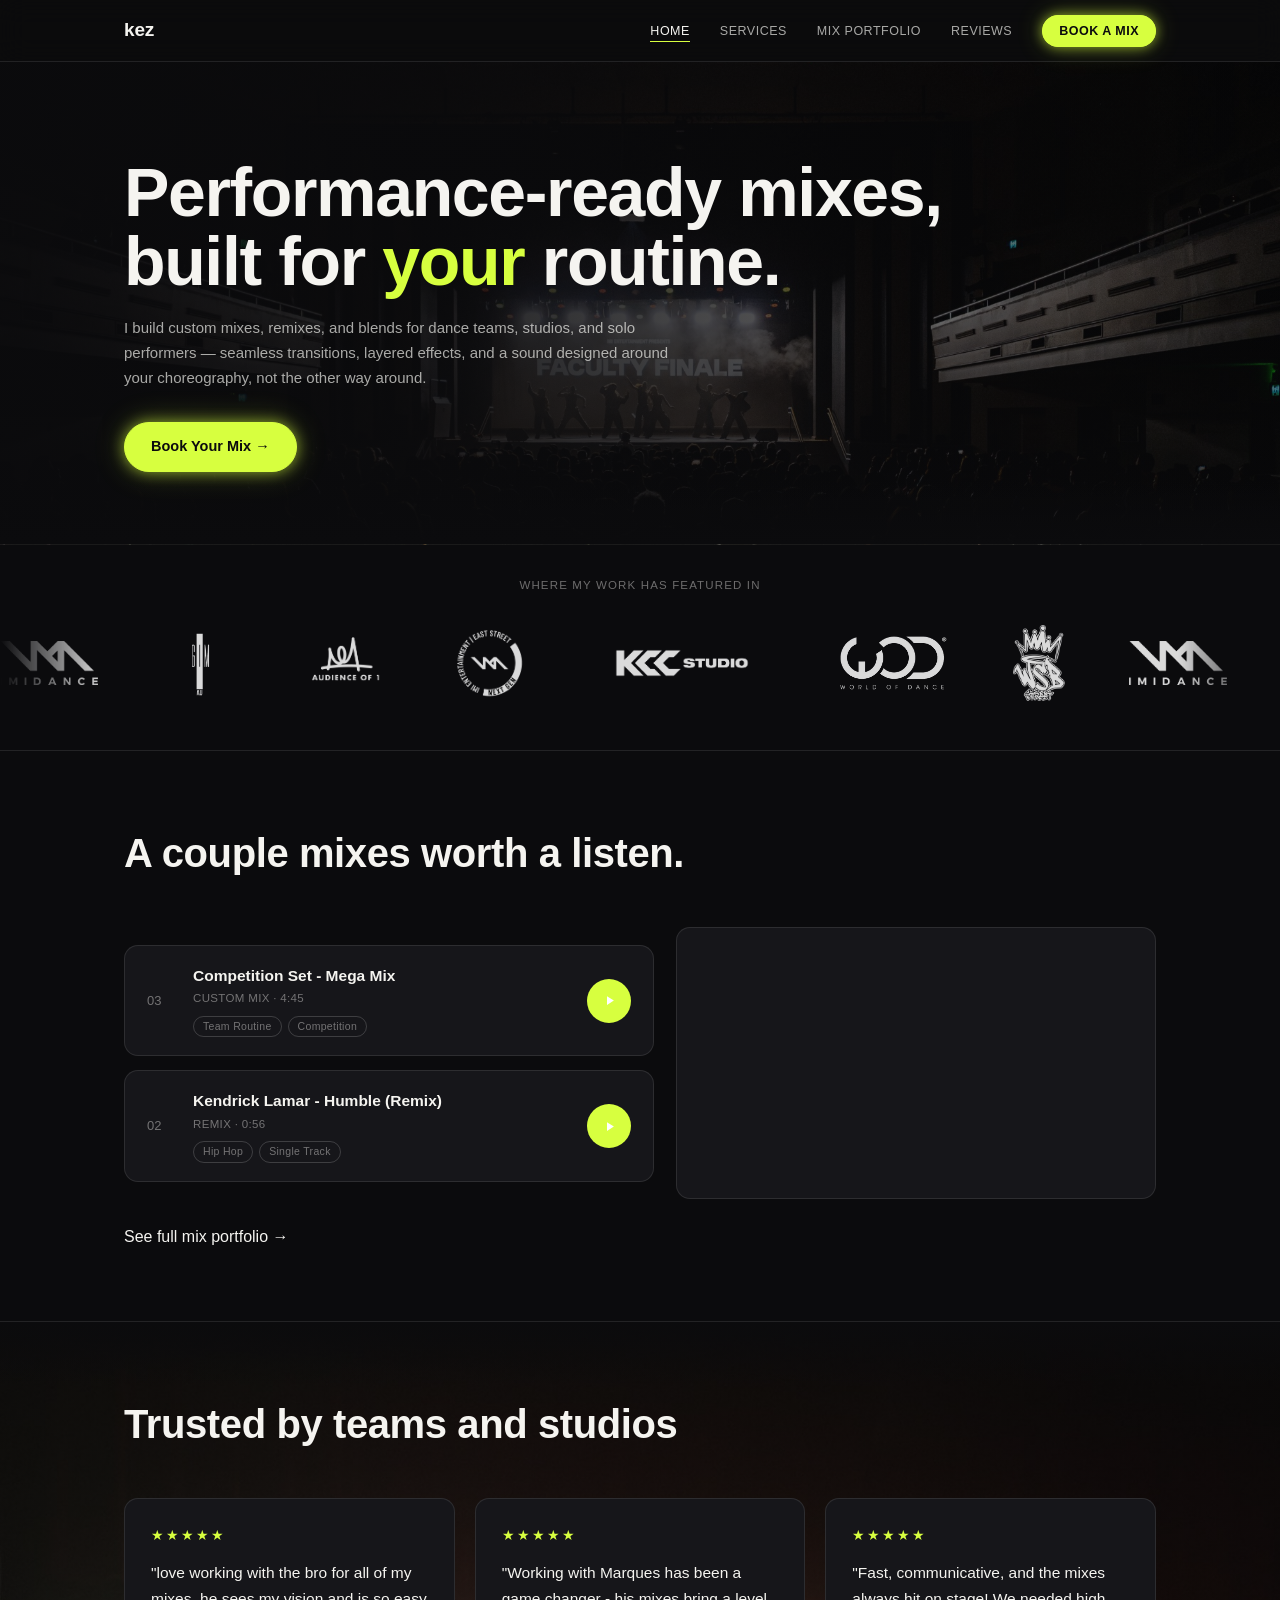
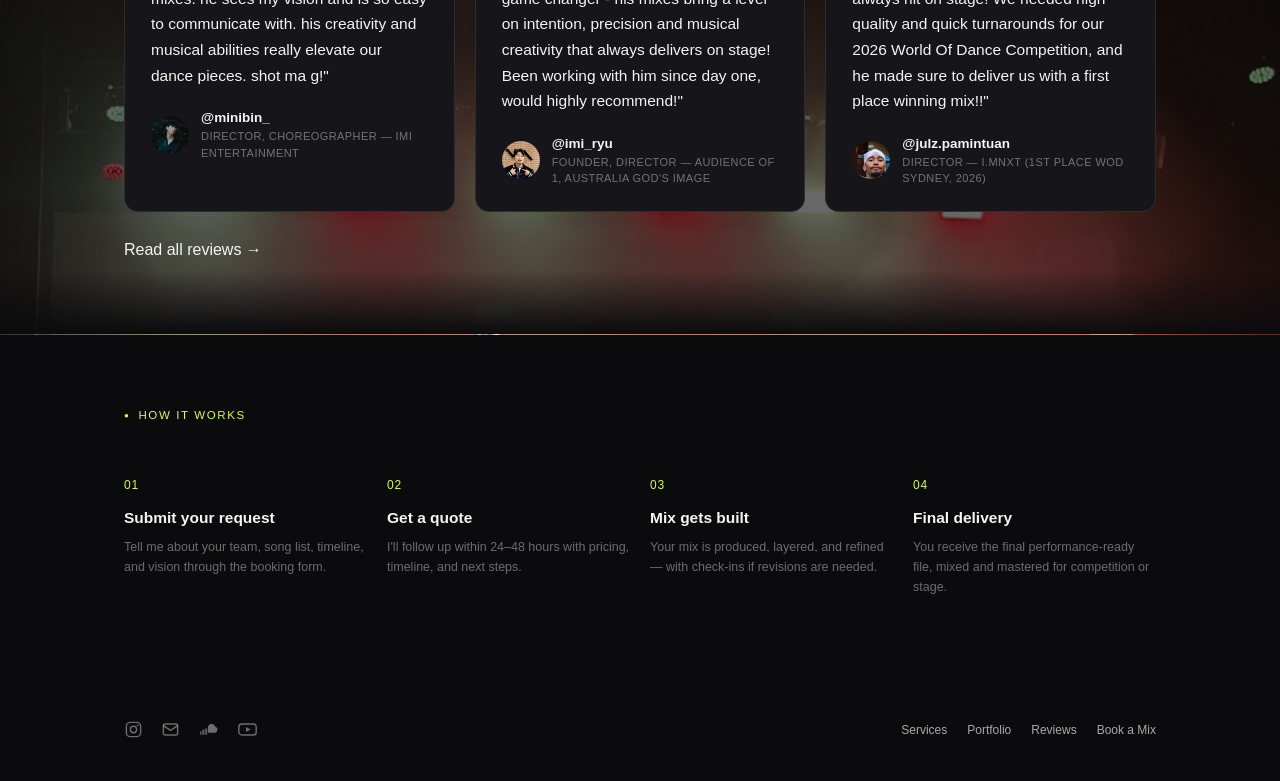
<file: kez-mp3/index.html>
<!DOCTYPE html>
<html lang="en">
<head>
<meta charset="UTF-8">
<meta name="viewport" content="width=device-width, initial-scale=1.0">
<title>kez.mp3 — Custom Dance Mixes</title>
<meta name="description" content="Custom dance mixes, remixes, and blends for teams, studios, and performers. Book your mix and get a performance-ready track built to your vision.">
<link rel="stylesheet" href="assets/css/style.css?v=32">
</head>
<body>

<div id="page-content">

<header class="site-header">
  <nav class="nav">
    <a href="index.html" class="brand">kez</a>
    <ul class="nav-links">
      <li><a href="index.html" class="active">Home</a></li>
      <li><a href="services.html">Services</a></li>
      <li><a href="portfolio.html">Mix Portfolio</a></li>
      <li><a href="reviews.html">Reviews</a></li>
      <li><a href="book.html" class="nav-cta">Book a Mix</a></li>
    </ul>
    <button class="nav-toggle" aria-label="Toggle menu">☰</button>
  </nav>
</header>

<section class="hero hero-photo">
  <div class="wrap">
    <h1 class="home-title">Performance-ready mixes,<br>built for <em>your</em> routine.</h1>
    <p class="hero-sub">
      I build custom mixes, remixes, and blends for dance teams, studios, and solo performers —
      seamless transitions, layered effects, and a sound designed around your choreography, not the other way around.
    </p>
    <div class="hero-actions">
      <a href="book.html" class="btn btn-primary btn-glow">Book Your Mix →</a>
    </div>
  </div>
</section>

<section class="logo-strip-section">
  <div class="wrap">
    <p class="logo-strip-label">Where my work has featured in</p>
  </div>
  <div class="logo-marquee">
    <div class="logo-track">
      <img class="logo-item logo-sm" src="assets/img/logos/imidance.png" alt="IMIDANCE">
      <img class="logo-item logo-lg" src="assets/img/logos/gim-au-white.png" alt="GIM AU">
      <img class="logo-item logo-xl" src="assets/img/logos/audience-of-1-white.png" alt="Audience of 1">
      <img class="logo-item logo-lg" src="assets/img/logos/imi-nextgen-white.png" alt="IMI Entertainment | East Street Next Gen">
      <img class="logo-item logo-lg" src="assets/img/logos/kcc-studio.png" alt="KCC Studio">
      <img class="logo-item" src="assets/img/logos/world-of-dance.png" alt="World of Dance">
      <img class="logo-item logo-lg" src="assets/img/logos/wsb-street-white.png" alt="WSB Street">
      <img class="logo-item logo-sm" src="assets/img/logos/imidance.png" alt="IMIDANCE">
      <img class="logo-item logo-lg" src="assets/img/logos/gim-au-white.png" alt="GIM AU">
      <img class="logo-item logo-xl" src="assets/img/logos/audience-of-1-white.png" alt="Audience of 1">
      <img class="logo-item logo-lg" src="assets/img/logos/imi-nextgen-white.png" alt="IMI Entertainment | East Street Next Gen">
      <img class="logo-item logo-lg" src="assets/img/logos/kcc-studio.png" alt="KCC Studio">
      <img class="logo-item" src="assets/img/logos/world-of-dance.png" alt="World of Dance">
      <img class="logo-item logo-lg" src="assets/img/logos/wsb-street-white.png" alt="WSB Street">
    </div>
  </div>
</section>

<section class="mix-highlights">
  <div class="wrap">
    <div class="section-head">
      <h2>A couple mixes worth a listen.</h2>
    </div>
    <div class="mix-highlights-grid">
      <div class="mix-highlights-tracks">
        <div class="track">
          <div class="tnum">03</div>
          <div class="tmeta">
            <h4>Competition Set - Mega Mix</h4>
            <p>Custom Mix · 4:45</p>
            <div class="tags"><span>Team Routine</span><span>Competition</span></div>
          </div>
          <button class="play-btn" data-track-index="2" aria-label="Play Competition Set - Mega Mix"></button>
        </div>
        <div class="track">
          <div class="tnum">02</div>
          <div class="tmeta">
            <h4>Kendrick Lamar - Humble (Remix)</h4>
            <p>Remix · 0:56</p>
            <div class="tags"><span>Hip Hop</span><span>Single Track</span></div>
          </div>
          <button class="play-btn" data-track-index="1" aria-label="Play Kendrick Lamar - Humble (Remix)"></button>
        </div>
      </div>
      <div class="mix-highlights-video">
        <div class="video-frame">
          <iframe src="https://www.youtube.com/embed/PeiGVI0VHY0" title="kez.mp3 video preview" allow="accelerometer; autoplay; clipboard-write; encrypted-media; gyroscope; picture-in-picture" allowfullscreen loading="lazy"></iframe>
        </div>
      </div>
    </div>
    <div class="reviews-more"><a href="portfolio.html" class="qgo">See full mix portfolio →</a></div>
  </div>
</section>

<section class="reviews-photo">
  <div class="wrap">
    <div class="section-head">
      <h2>Trusted by teams and studios</h2>
    </div>
    <div class="review-grid review-grid-3">
      <div class="review-card">
        <div class="review-stars">★★★★★</div>
        <p class="review-quote">"love working with the bro for all of my mixes. he sees my vision and is so easy to communicate with. his creativity and musical abilities really elevate our dance pieces. shot ma g!"</p>
        <div class="review-who">
          <div class="review-avatar"><img src="assets/img/avatars/minibin.jpg" alt="@minibin_"></div>
          <div>
            <div class="review-name"><a href="https://www.instagram.com/minibin_/?hl=en" target="_blank" rel="noopener">@minibin_</a></div>
            <div class="review-loc">Director, Choreographer — IMI Entertainment</div>
          </div>
        </div>
      </div>
      <div class="review-card">
        <div class="review-stars">★★★★★</div>
        <p class="review-quote">"Working with Marques has been a game changer - his mixes bring a level on intention, precision and musical creativity that always delivers on stage! Been working with him since day one, would highly recommend!"</p>
        <div class="review-who">
          <div class="review-avatar"><img src="assets/img/avatars/imiryu.jpg" alt="@imi_ryu"></div>
          <div>
            <div class="review-name"><a href="https://www.instagram.com/imi_ryu/" target="_blank" rel="noopener">@imi_ryu</a></div>
            <div class="review-loc">Founder, Director — Audience of 1, Australia God's Image</div>
          </div>
        </div>
      </div>
      <div class="review-card">
        <div class="review-stars">★★★★★</div>
        <p class="review-quote">"Fast, communicative, and the mixes always hit on stage! We needed high quality and quick turnarounds for our 2026 World Of Dance Competition, and he made sure to deliver us with a first place winning mix!!"</p>
        <div class="review-who">
          <div class="review-avatar"><img src="assets/img/avatars/julz.jpg" alt="@julz.pamintuan"></div>
          <div>
            <div class="review-name"><a href="https://www.instagram.com/julz.pamintuan/" target="_blank" rel="noopener">@julz.pamintuan</a></div>
            <div class="review-loc">Director — I.MNXT (1st Place WOD Sydney, 2026)</div>
          </div>
        </div>
      </div>
    </div>
    <div class="reviews-more"><a href="reviews.html" class="qgo">Read all reviews →</a></div>
  </div>
</section>

<section>
  <div class="wrap">
    <div class="section-head">
      <div class="eyebrow">How it works</div>
    </div>
    <div class="steps">
      <div class="step">
        <h4>Submit your request</h4>
        <p>Tell me about your team, song list, timeline, and vision through the booking form.</p>
      </div>
      <div class="step">
        <h4>Get a quote</h4>
        <p>I'll follow up within 24–48 hours with pricing, timeline, and next steps.</p>
      </div>
      <div class="step">
        <h4>Mix gets built</h4>
        <p>Your mix is produced, layered, and refined — with check-ins if revisions are needed.</p>
      </div>
      <div class="step">
        <h4>Final delivery</h4>
        <p>You receive the final performance-ready file, mixed and mastered for competition or stage.</p>
      </div>
    </div>
  </div>
</section>

<footer class="site-footer">
  <div class="wrap footer-row">
    <div class="footer-socials">
      <a href="https://www.instagram.com/marques_wooruiz/" target="_blank" rel="noopener" aria-label="Instagram"><svg viewBox="0 0 24 24" width="19" height="19" fill="none" stroke="currentColor" stroke-width="1.8"><rect x="3" y="3" width="18" height="18" rx="5"/><circle cx="12" cy="12" r="4"/><circle cx="17.3" cy="6.7" r="1.1" fill="currentColor" stroke="none"/></svg></a>
      <a href="mailto:marqueswooruiz@gmail.com" aria-label="Email"><svg viewBox="0 0 24 24" width="19" height="19" fill="none" stroke="currentColor" stroke-width="1.8"><rect x="3" y="5" width="18" height="14" rx="2"/><path d="M3 7l9 6 9-6"/></svg></a>
      <a href="https://soundcloud.com/kezzzzzzzz" target="_blank" rel="noopener" aria-label="SoundCloud"><svg viewBox="0 0 24 24" width="21" height="19" fill="currentColor"><path d="M1.5 14.5h1.2v4H1.5zM3.4 12.8h1.2v5.7H3.4zM5.3 11.8h1.2v6.7H5.3zM7.2 11h1.2v7.5H7.2zM9.1 10.4h1.2v8.1H9.1z"/><path d="M11.3 9c.4-2.7 2.7-4.4 5.2-4.1 2 .2 3.7 1.7 4.1 3.7A3.8 3.8 0 0 1 20.2 16H11.3V9z"/></svg></a>
      <a href="https://www.youtube.com/@kez.mp3" target="_blank" rel="noopener" aria-label="YouTube"><svg viewBox="0 0 24 24" width="21" height="19" fill="none"><rect x="1" y="5" width="22" height="14" rx="4" stroke="currentColor" stroke-width="1.8"/><path d="M10 8.7l6 3.3-6 3.3z" fill="currentColor"/></svg></a>
    </div>
    <ul class="footer-links">
      <li><a href="services.html">Services</a></li>
      <li><a href="portfolio.html">Portfolio</a></li>
      <li><a href="reviews.html">Reviews</a></li>
      <li><a href="book.html">Book a Mix</a></li>
    </ul>
  </div>
</footer>

</div>

<script src="assets/js/main.js?v=3"></script>
<script src="assets/js/player.js?v=4"></script>
<script src="assets/js/nav.js?v=4"></script>
</body>
</html>
</file>
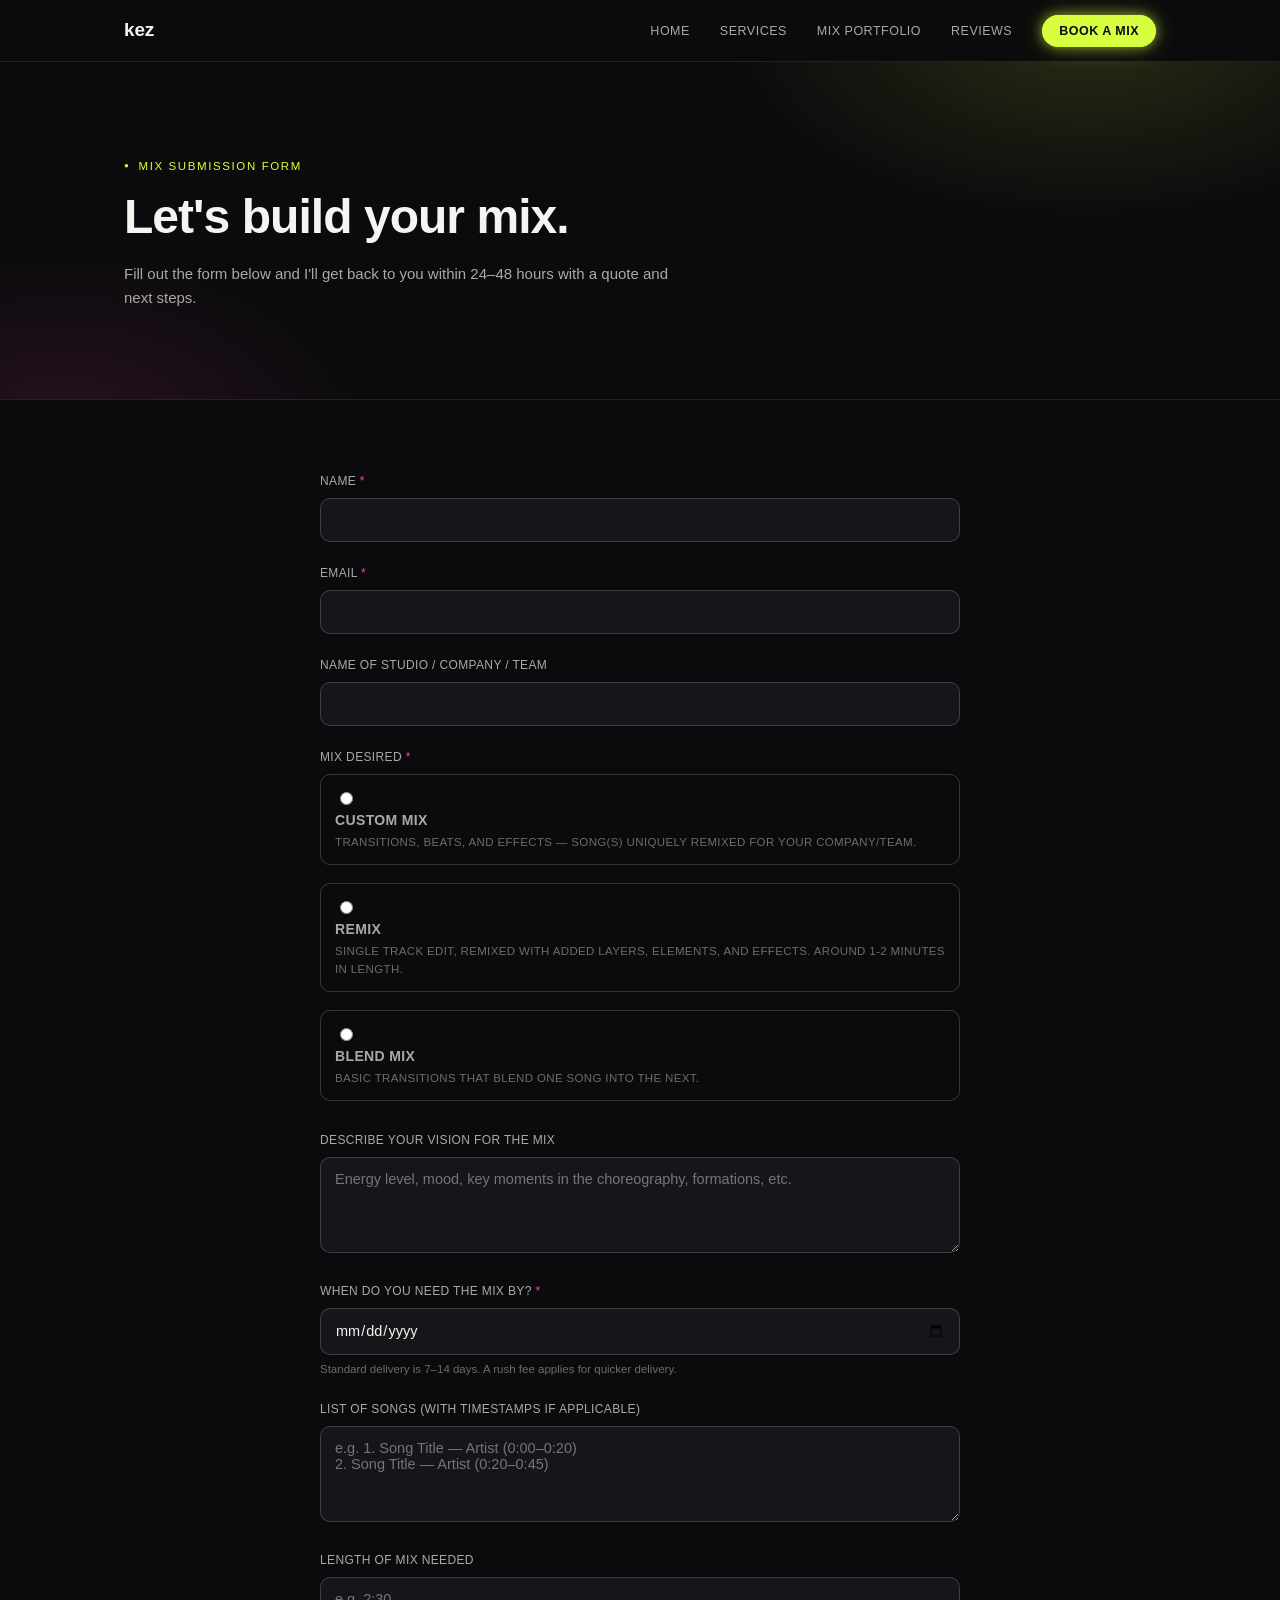
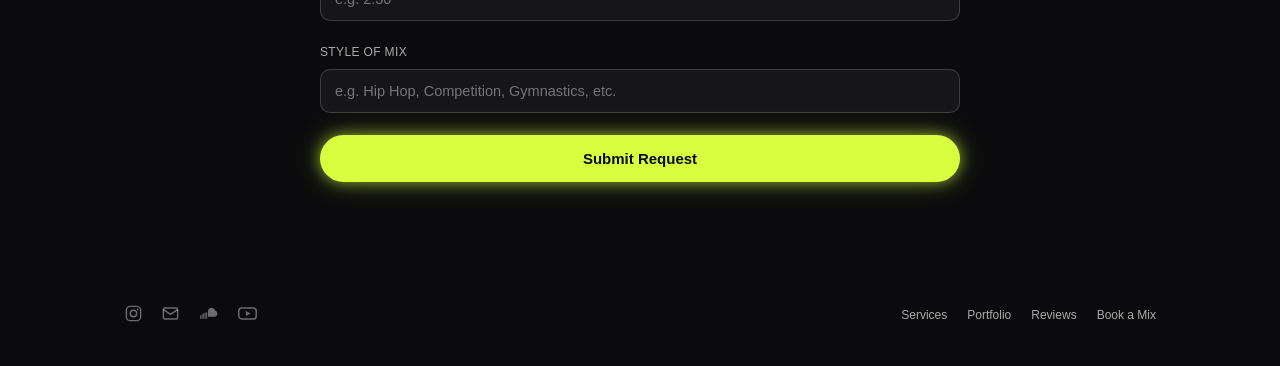
<file: kez-mp3/book.html>
<!DOCTYPE html>
<html lang="en">
<head>
<meta charset="UTF-8">
<meta name="viewport" content="width=device-width, initial-scale=1.0">
<title>Book a Mix — kez.mp3</title>
<meta name="description" content="Submit your custom dance mix request — songs, timeline, vision, and style.">
<link rel="stylesheet" href="assets/css/style.css?v=32">
</head>
<body>

<div id="page-content">

<header class="site-header">
  <nav class="nav">
    <a href="index.html" class="brand">kez</a>
    <ul class="nav-links">
      <li><a href="index.html">Home</a></li>
      <li><a href="services.html">Services</a></li>
      <li><a href="portfolio.html">Mix Portfolio</a></li>
      <li><a href="reviews.html">Reviews</a></li>
      <li><a href="book.html" class="nav-cta active">Book a Mix</a></li>
    </ul>
    <button class="nav-toggle" aria-label="Toggle menu">☰</button>
  </nav>
</header>

<section class="hero" style="padding-bottom:56px;">
  <div class="wrap">
    <div class="eyebrow">Mix Submission Form</div>
    <h1 style="font-size:clamp(30px,5vw,48px);">Let's build your mix.</h1>
    <p class="hero-sub">Fill out the form below and I'll get back to you within 24–48 hours with a quote and next steps.</p>
  </div>
</section>

<section>
  <div class="wrap">
    <div class="form-shell">

      <form id="mix-form" action="https://formspree.io/f/moevaoan" method="POST" novalidate>
        <input type="hidden" name="_subject" value="New mix request — kez.mp3">

        <div class="field">
          <label for="f-name">Name <span class="req">*</span></label>
          <input type="text" id="f-name" name="name" required>
        </div>

        <div class="field">
          <label for="f-email">Email <span class="req">*</span></label>
          <input type="email" id="f-email" name="email" required>
        </div>

        <div class="field">
          <label for="f-studio">Name of studio / company / team</label>
          <input type="text" id="f-studio" name="studio">
        </div>

        <div class="field">
          <label>Mix Desired <span class="req">*</span></label>
          <div class="radio-group">
            <label class="radio-option">
              <input type="radio" name="mix_type" value="Custom Mix" required>
              <div>
                <div class="rtitle">Custom Mix</div>
                <div class="rdesc">Transitions, beats, and effects — song(s) uniquely remixed for your company/team.</div>
              </div>
            </label>
            <label class="radio-option">
              <input type="radio" name="mix_type" value="Remix">
              <div>
                <div class="rtitle">Remix</div>
                <div class="rdesc">Single track edit, remixed with added layers, elements, and effects. Around 1-2 minutes in length.</div>
              </div>
            </label>
            <label class="radio-option">
              <input type="radio" name="mix_type" value="Blend Mix">
              <div>
                <div class="rtitle">Blend Mix</div>
                <div class="rdesc">Basic transitions that blend one song into the next.</div>
              </div>
            </label>
          </div>
        </div>

        <div class="field">
          <label for="f-vision">Describe your vision for the mix</label>
          <textarea id="f-vision" name="vision" placeholder="Energy level, mood, key moments in the choreography, formations, etc."></textarea>
        </div>

        <div class="field">
          <label for="f-deadline">When do you need the mix by? <span class="req">*</span></label>
          <input type="date" id="f-deadline" name="deadline" required>
          <div class="hint">Standard delivery is 7–14 days. A rush fee applies for quicker delivery.</div>
        </div>

        <div class="field">
          <label for="f-songs">List of songs (with timestamps if applicable)</label>
          <textarea id="f-songs" name="songs" placeholder="e.g. 1. Song Title — Artist (0:00–0:20)&#10;2. Song Title — Artist (0:20–0:45)"></textarea>
        </div>

        <div class="field">
          <label for="f-length">Length of mix needed</label>
          <input type="text" id="f-length" name="length" placeholder="e.g. 2:30">
        </div>

        <div class="field">
          <label for="f-style">Style of mix</label>
          <input type="text" id="f-style" name="style" placeholder="e.g. Hip Hop, Competition, Gymnastics, etc.">
        </div>

        <button type="submit" class="form-submit">Submit Request</button>
        <div id="form-status"></div>
      </form>

    </div>
  </div>
</section>

<footer class="site-footer">
  <div class="wrap footer-row">
    <div class="footer-socials">
      <a href="https://www.instagram.com/marques_wooruiz/" target="_blank" rel="noopener" aria-label="Instagram"><svg viewBox="0 0 24 24" width="19" height="19" fill="none" stroke="currentColor" stroke-width="1.8"><rect x="3" y="3" width="18" height="18" rx="5"/><circle cx="12" cy="12" r="4"/><circle cx="17.3" cy="6.7" r="1.1" fill="currentColor" stroke="none"/></svg></a>
      <a href="mailto:marqueswooruiz@gmail.com" aria-label="Email"><svg viewBox="0 0 24 24" width="19" height="19" fill="none" stroke="currentColor" stroke-width="1.8"><rect x="3" y="5" width="18" height="14" rx="2"/><path d="M3 7l9 6 9-6"/></svg></a>
      <a href="https://soundcloud.com/kezzzzzzzz" target="_blank" rel="noopener" aria-label="SoundCloud"><svg viewBox="0 0 24 24" width="21" height="19" fill="currentColor"><path d="M1.5 14.5h1.2v4H1.5zM3.4 12.8h1.2v5.7H3.4zM5.3 11.8h1.2v6.7H5.3zM7.2 11h1.2v7.5H7.2zM9.1 10.4h1.2v8.1H9.1z"/><path d="M11.3 9c.4-2.7 2.7-4.4 5.2-4.1 2 .2 3.7 1.7 4.1 3.7A3.8 3.8 0 0 1 20.2 16H11.3V9z"/></svg></a>
      <a href="https://www.youtube.com/@kez.mp3" target="_blank" rel="noopener" aria-label="YouTube"><svg viewBox="0 0 24 24" width="21" height="19" fill="none"><rect x="1" y="5" width="22" height="14" rx="4" stroke="currentColor" stroke-width="1.8"/><path d="M10 8.7l6 3.3-6 3.3z" fill="currentColor"/></svg></a>
    </div>
    <ul class="footer-links">
      <li><a href="services.html">Services</a></li>
      <li><a href="portfolio.html">Portfolio</a></li>
      <li><a href="reviews.html">Reviews</a></li>
      <li><a href="book.html">Book a Mix</a></li>
    </ul>
  </div>
</footer>

</div>

<script src="assets/js/main.js?v=3"></script>
<script src="assets/js/player.js?v=4"></script>
<script src="assets/js/nav.js?v=4"></script>
</body>
</html>
</file>
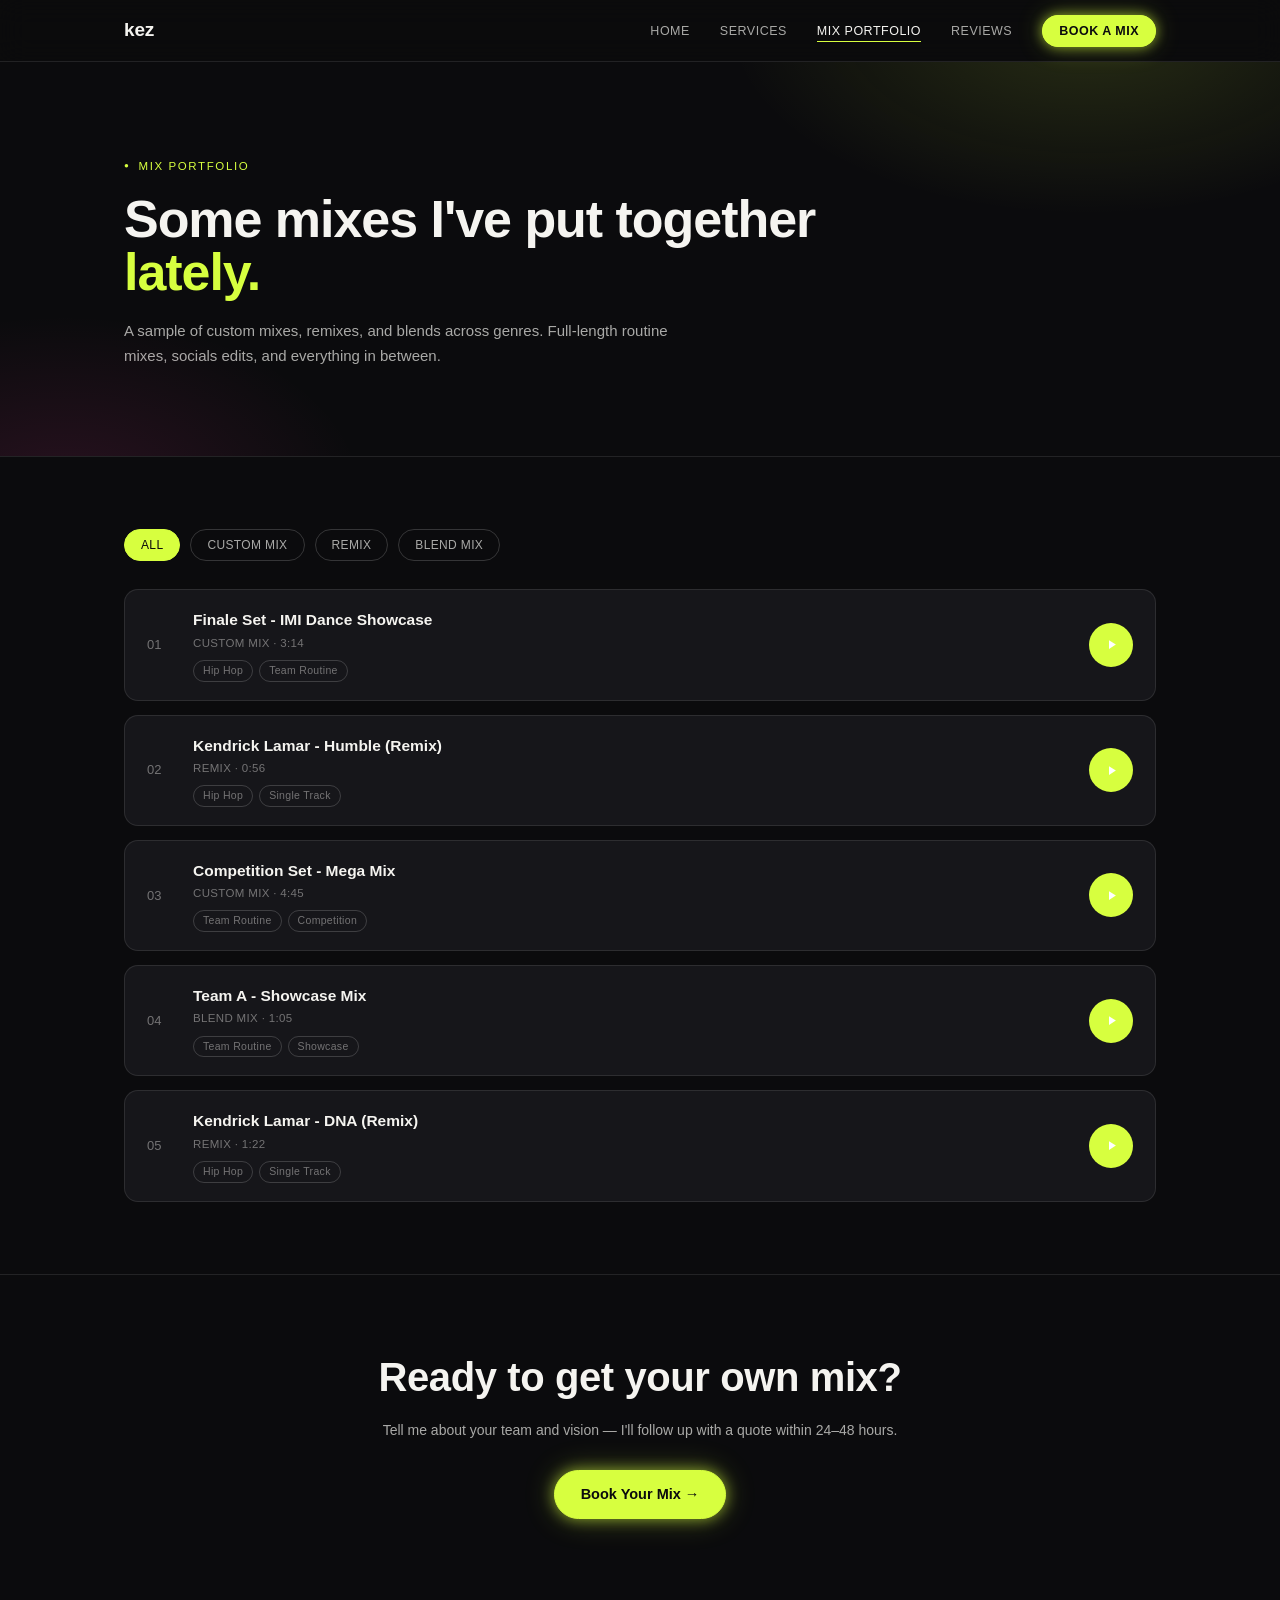
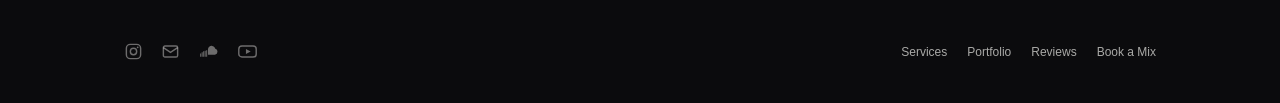
<file: kez-mp3/portfolio.html>
<!DOCTYPE html>
<html lang="en">
<head>
<meta charset="UTF-8">
<meta name="viewport" content="width=device-width, initial-scale=1.0">
<title>Mix Portfolio — kez.mp3</title>
<meta name="description" content="Listen to custom dance mixes, remixes, and blends across hip hop, pom, jazz, and more.">
<link rel="stylesheet" href="assets/css/style.css?v=32">
</head>
<body>

<div id="page-content">

<header class="site-header">
  <nav class="nav">
    <a href="index.html" class="brand">kez</a>
    <ul class="nav-links">
      <li><a href="index.html">Home</a></li>
      <li><a href="services.html">Services</a></li>
      <li><a href="portfolio.html" class="active">Mix Portfolio</a></li>
      <li><a href="reviews.html">Reviews</a></li>
      <li><a href="book.html" class="nav-cta">Book a Mix</a></li>
    </ul>
    <button class="nav-toggle" aria-label="Toggle menu">☰</button>
  </nav>
</header>

<section class="hero" style="padding-bottom:56px;">
  <div class="wrap">
    <div class="eyebrow">Mix Portfolio</div>
    <h1 style="font-size:clamp(32px,5vw,52px);">Some mixes I've put together <em>lately.</em></h1>
    <p class="hero-sub">A sample of custom mixes, remixes, and blends across genres. Full-length routine mixes, socials edits, and everything in between.</p>
  </div>
</section>

<section>
  <div class="wrap">
    <div class="filter-row">
      <button class="filter-chip active" data-genre="all">All</button>
      <button class="filter-chip" data-genre="custom">Custom Mix</button>
      <button class="filter-chip" data-genre="remix">Remix</button>
      <button class="filter-chip" data-genre="blend">Blend Mix</button>
    </div>

    <div class="track-list">

      <div class="track" data-genre="custom">
        <div class="tnum">01</div>
        <div class="tmeta">
          <h4>Finale Set - IMI Dance Showcase</h4>
          <p>Custom Mix · 3:14</p>
          <div class="tags"><span>Hip Hop</span><span>Team Routine</span></div>
        </div>
        <button class="play-btn" data-track-index="0" aria-label="Play Finale Set - IMI Dance Showcase"></button>
      </div>

      <div class="track" data-genre="remix">
        <div class="tnum">02</div>
        <div class="tmeta">
          <h4>Kendrick Lamar - Humble (Remix)</h4>
          <p>Remix · 0:56</p>
          <div class="tags"><span>Hip Hop</span><span>Single Track</span></div>
        </div>
        <button class="play-btn" data-track-index="1" aria-label="Play Kendrick Lamar - Humble (Remix)"></button>
      </div>

      <div class="track" data-genre="custom">
        <div class="tnum">03</div>
        <div class="tmeta">
          <h4>Competition Set - Mega Mix</h4>
          <p>Custom Mix · 4:45</p>
          <div class="tags"><span>Team Routine</span><span>Competition</span></div>
        </div>
        <button class="play-btn" data-track-index="2" aria-label="Play Competition Set - Mega Mix"></button>
      </div>

      <div class="track" data-genre="blend">
        <div class="tnum">04</div>
        <div class="tmeta">
          <h4>Team A - Showcase Mix</h4>
          <p>Blend Mix · 1:05</p>
          <div class="tags"><span>Team Routine</span><span>Showcase</span></div>
        </div>
        <button class="play-btn" data-track-index="3" aria-label="Play Team A - Showcase Mix"></button>
      </div>

      <div class="track" data-genre="remix">
        <div class="tnum">05</div>
        <div class="tmeta">
          <h4>Kendrick Lamar - DNA (Remix)</h4>
          <p>Remix · 1:22</p>
          <div class="tags"><span>Hip Hop</span><span>Single Track</span></div>
        </div>
        <button class="play-btn" data-track-index="4" aria-label="Play Kendrick Lamar - DNA (Remix)"></button>
      </div>

    </div>

  </div>
</section>

<section>
  <div class="wrap" style="text-align:center;">
    <div class="section-head" style="margin:0 auto 28px; text-align:center;">
      <h2>Ready to get your own mix?</h2>
      <p>Tell me about your team and vision — I'll follow up with a quote within 24–48 hours.</p>
    </div>
    <a href="book.html" class="btn btn-primary btn-glow">Book Your Mix →</a>
  </div>
</section>

<footer class="site-footer">
  <div class="wrap footer-row">
    <div class="footer-socials">
      <a href="https://www.instagram.com/marques_wooruiz/" target="_blank" rel="noopener" aria-label="Instagram"><svg viewBox="0 0 24 24" width="19" height="19" fill="none" stroke="currentColor" stroke-width="1.8"><rect x="3" y="3" width="18" height="18" rx="5"/><circle cx="12" cy="12" r="4"/><circle cx="17.3" cy="6.7" r="1.1" fill="currentColor" stroke="none"/></svg></a>
      <a href="mailto:marqueswooruiz@gmail.com" aria-label="Email"><svg viewBox="0 0 24 24" width="19" height="19" fill="none" stroke="currentColor" stroke-width="1.8"><rect x="3" y="5" width="18" height="14" rx="2"/><path d="M3 7l9 6 9-6"/></svg></a>
      <a href="https://soundcloud.com/kezzzzzzzz" target="_blank" rel="noopener" aria-label="SoundCloud"><svg viewBox="0 0 24 24" width="21" height="19" fill="currentColor"><path d="M1.5 14.5h1.2v4H1.5zM3.4 12.8h1.2v5.7H3.4zM5.3 11.8h1.2v6.7H5.3zM7.2 11h1.2v7.5H7.2zM9.1 10.4h1.2v8.1H9.1z"/><path d="M11.3 9c.4-2.7 2.7-4.4 5.2-4.1 2 .2 3.7 1.7 4.1 3.7A3.8 3.8 0 0 1 20.2 16H11.3V9z"/></svg></a>
      <a href="https://www.youtube.com/@kez.mp3" target="_blank" rel="noopener" aria-label="YouTube"><svg viewBox="0 0 24 24" width="21" height="19" fill="none"><rect x="1" y="5" width="22" height="14" rx="4" stroke="currentColor" stroke-width="1.8"/><path d="M10 8.7l6 3.3-6 3.3z" fill="currentColor"/></svg></a>
    </div>
    <ul class="footer-links">
      <li><a href="services.html">Services</a></li>
      <li><a href="portfolio.html">Portfolio</a></li>
      <li><a href="reviews.html">Reviews</a></li>
      <li><a href="book.html">Book a Mix</a></li>
    </ul>
  </div>
</footer>

</div>

<script src="assets/js/main.js?v=3"></script>
<script src="assets/js/player.js?v=4"></script>
<script src="assets/js/nav.js?v=4"></script>
</body>
</html>
</file>
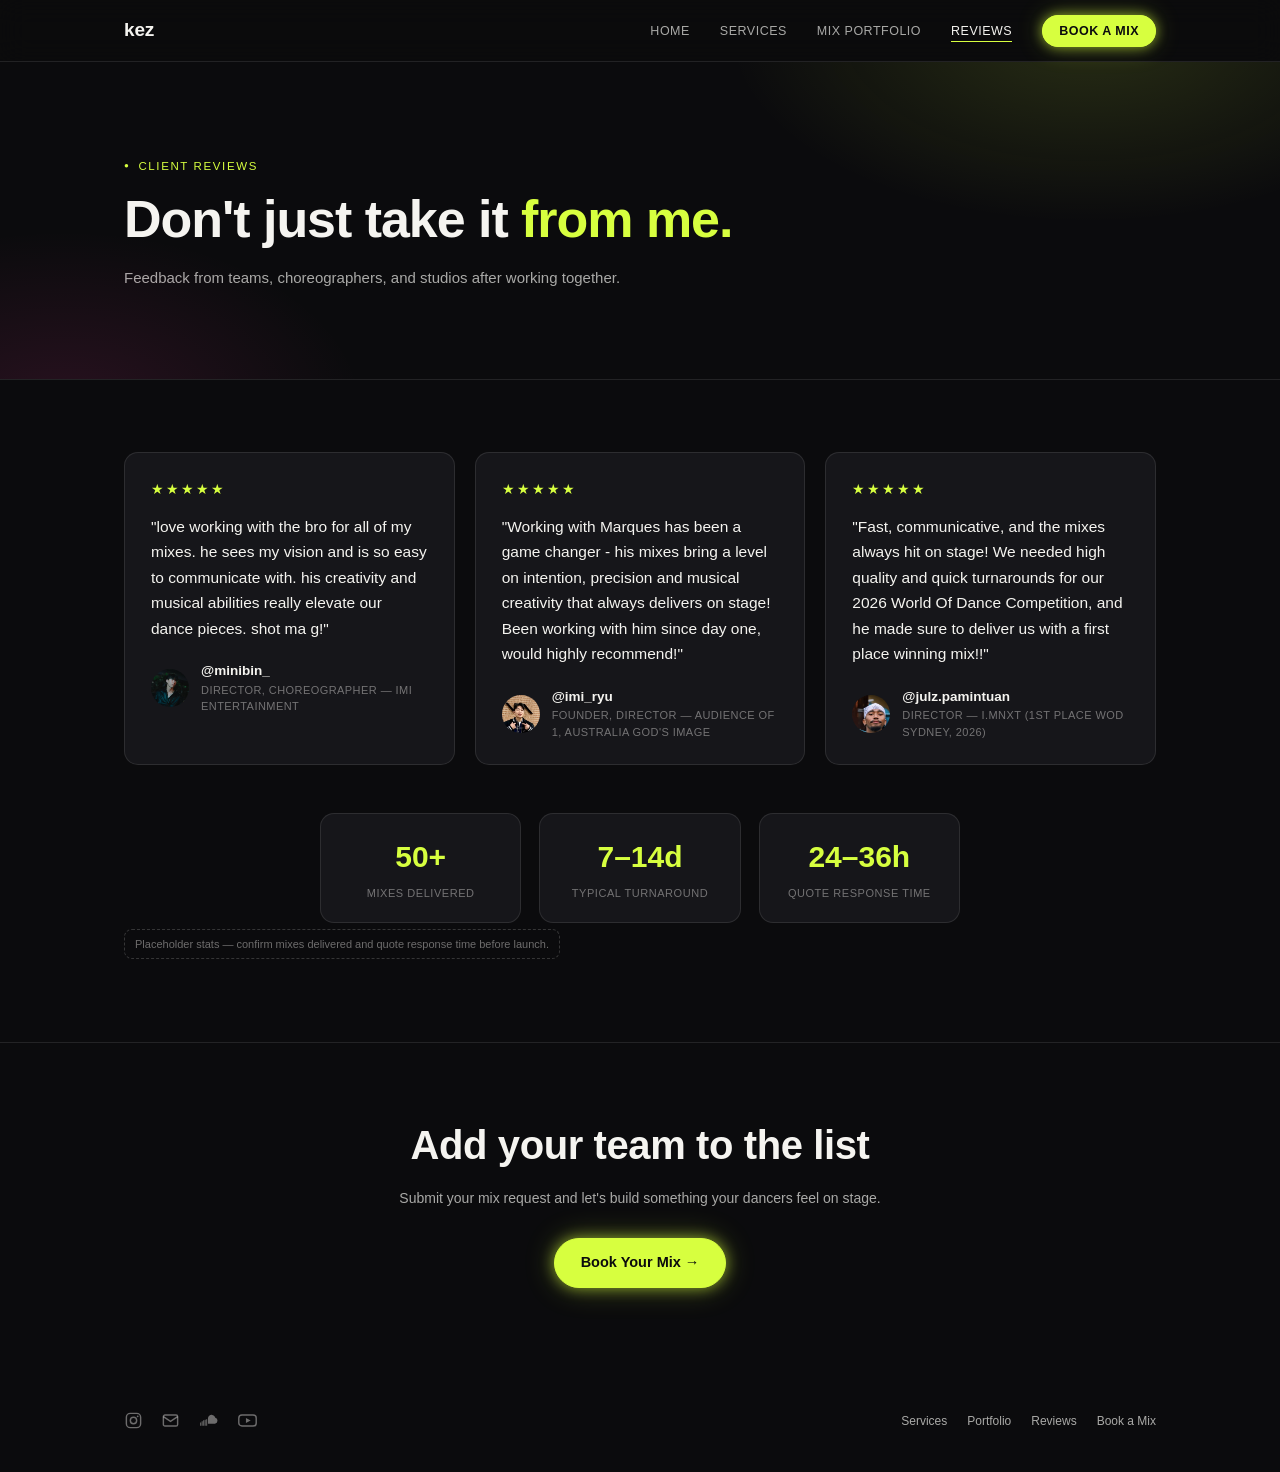
<file: kez-mp3/reviews.html>
<!DOCTYPE html>
<html lang="en">
<head>
<meta charset="UTF-8">
<meta name="viewport" content="width=device-width, initial-scale=1.0">
<title>Client Reviews — kez.mp3</title>
<meta name="description" content="What teams, choreographers, and studios say about working with kez.mp3.">
<link rel="stylesheet" href="assets/css/style.css?v=32">
</head>
<body>

<div id="page-content">

<header class="site-header">
  <nav class="nav">
    <a href="index.html" class="brand">kez</a>
    <ul class="nav-links">
      <li><a href="index.html">Home</a></li>
      <li><a href="services.html">Services</a></li>
      <li><a href="portfolio.html">Mix Portfolio</a></li>
      <li><a href="reviews.html" class="active">Reviews</a></li>
      <li><a href="book.html" class="nav-cta">Book a Mix</a></li>
    </ul>
    <button class="nav-toggle" aria-label="Toggle menu">☰</button>
  </nav>
</header>

<section class="hero" style="padding-bottom:56px;">
  <div class="wrap">
    <div class="eyebrow">Client Reviews</div>
    <h1 style="font-size:clamp(32px,5vw,52px);">Don't just take it <em>from me.</em></h1>
    <p class="hero-sub">Feedback from teams, choreographers, and studios after working together.</p>
  </div>
</section>

<section>
  <div class="wrap">
    <div class="review-grid review-grid-3">

      <div class="review-card">
        <div class="review-stars">★★★★★</div>
        <p class="review-quote">"love working with the bro for all of my mixes. he sees my vision and is so easy to communicate with. his creativity and musical abilities really elevate our dance pieces. shot ma g!"</p>
        <div class="review-who">
          <div class="review-avatar"><img src="assets/img/avatars/minibin.jpg" alt="@minibin_"></div>
          <div>
            <div class="review-name"><a href="https://www.instagram.com/minibin_/?hl=en" target="_blank" rel="noopener">@minibin_</a></div>
            <div class="review-loc">Director, Choreographer — IMI Entertainment</div>
          </div>
        </div>
      </div>

      <div class="review-card">
        <div class="review-stars">★★★★★</div>
        <p class="review-quote">"Working with Marques has been a game changer - his mixes bring a level on intention, precision and musical creativity that always delivers on stage! Been working with him since day one, would highly recommend!"</p>
        <div class="review-who">
          <div class="review-avatar"><img src="assets/img/avatars/imiryu.jpg" alt="@imi_ryu"></div>
          <div>
            <div class="review-name"><a href="https://www.instagram.com/imi_ryu/" target="_blank" rel="noopener">@imi_ryu</a></div>
            <div class="review-loc">Founder, Director — Audience of 1, Australia God's Image</div>
          </div>
        </div>
      </div>

      <div class="review-card">
        <div class="review-stars">★★★★★</div>
        <p class="review-quote">"Fast, communicative, and the mixes always hit on stage! We needed high quality and quick turnarounds for our 2026 World Of Dance Competition, and he made sure to deliver us with a first place winning mix!!"</p>
        <div class="review-who">
          <div class="review-avatar"><img src="assets/img/avatars/julz.jpg" alt="@julz.pamintuan"></div>
          <div>
            <div class="review-name"><a href="https://www.instagram.com/julz.pamintuan/" target="_blank" rel="noopener">@julz.pamintuan</a></div>
            <div class="review-loc">Director — I.MNXT (1st Place WOD Sydney, 2026)</div>
          </div>
        </div>
      </div>

    </div>

    <div class="stat-row stat-row-3">
      <div class="stat"><div class="num">50+</div><div class="lbl">Mixes Delivered</div></div>
      <div class="stat"><div class="num">7–14d</div><div class="lbl">Typical Turnaround</div></div>
      <div class="stat"><div class="num">24–36h</div><div class="lbl">Quote Response Time</div></div>
    </div>

    <p class="badge-note">Placeholder stats — confirm mixes delivered and quote response time before launch.</p>
  </div>
</section>

<section style="text-align:center;">
  <div class="wrap">
    <div class="section-head" style="margin:0 auto 28px; text-align:center;">
      <h2>Add your team to the list</h2>
      <p>Submit your mix request and let's build something your dancers feel on stage.</p>
    </div>
    <a href="book.html" class="btn btn-primary btn-glow">Book Your Mix →</a>
  </div>
</section>

<footer class="site-footer">
  <div class="wrap footer-row">
    <div class="footer-socials">
      <a href="https://www.instagram.com/marques_wooruiz/" target="_blank" rel="noopener" aria-label="Instagram"><svg viewBox="0 0 24 24" width="19" height="19" fill="none" stroke="currentColor" stroke-width="1.8"><rect x="3" y="3" width="18" height="18" rx="5"/><circle cx="12" cy="12" r="4"/><circle cx="17.3" cy="6.7" r="1.1" fill="currentColor" stroke="none"/></svg></a>
      <a href="mailto:marqueswooruiz@gmail.com" aria-label="Email"><svg viewBox="0 0 24 24" width="19" height="19" fill="none" stroke="currentColor" stroke-width="1.8"><rect x="3" y="5" width="18" height="14" rx="2"/><path d="M3 7l9 6 9-6"/></svg></a>
      <a href="https://soundcloud.com/kezzzzzzzz" target="_blank" rel="noopener" aria-label="SoundCloud"><svg viewBox="0 0 24 24" width="21" height="19" fill="currentColor"><path d="M1.5 14.5h1.2v4H1.5zM3.4 12.8h1.2v5.7H3.4zM5.3 11.8h1.2v6.7H5.3zM7.2 11h1.2v7.5H7.2zM9.1 10.4h1.2v8.1H9.1z"/><path d="M11.3 9c.4-2.7 2.7-4.4 5.2-4.1 2 .2 3.7 1.7 4.1 3.7A3.8 3.8 0 0 1 20.2 16H11.3V9z"/></svg></a>
      <a href="https://www.youtube.com/@kez.mp3" target="_blank" rel="noopener" aria-label="YouTube"><svg viewBox="0 0 24 24" width="21" height="19" fill="none"><rect x="1" y="5" width="22" height="14" rx="4" stroke="currentColor" stroke-width="1.8"/><path d="M10 8.7l6 3.3-6 3.3z" fill="currentColor"/></svg></a>
    </div>
    <ul class="footer-links">
      <li><a href="services.html">Services</a></li>
      <li><a href="portfolio.html">Portfolio</a></li>
      <li><a href="reviews.html">Reviews</a></li>
      <li><a href="book.html">Book a Mix</a></li>
    </ul>
  </div>
</footer>

</div>

<script src="assets/js/main.js?v=3"></script>
<script src="assets/js/player.js?v=4"></script>
<script src="assets/js/nav.js?v=4"></script>
</body>
</html>
</file>
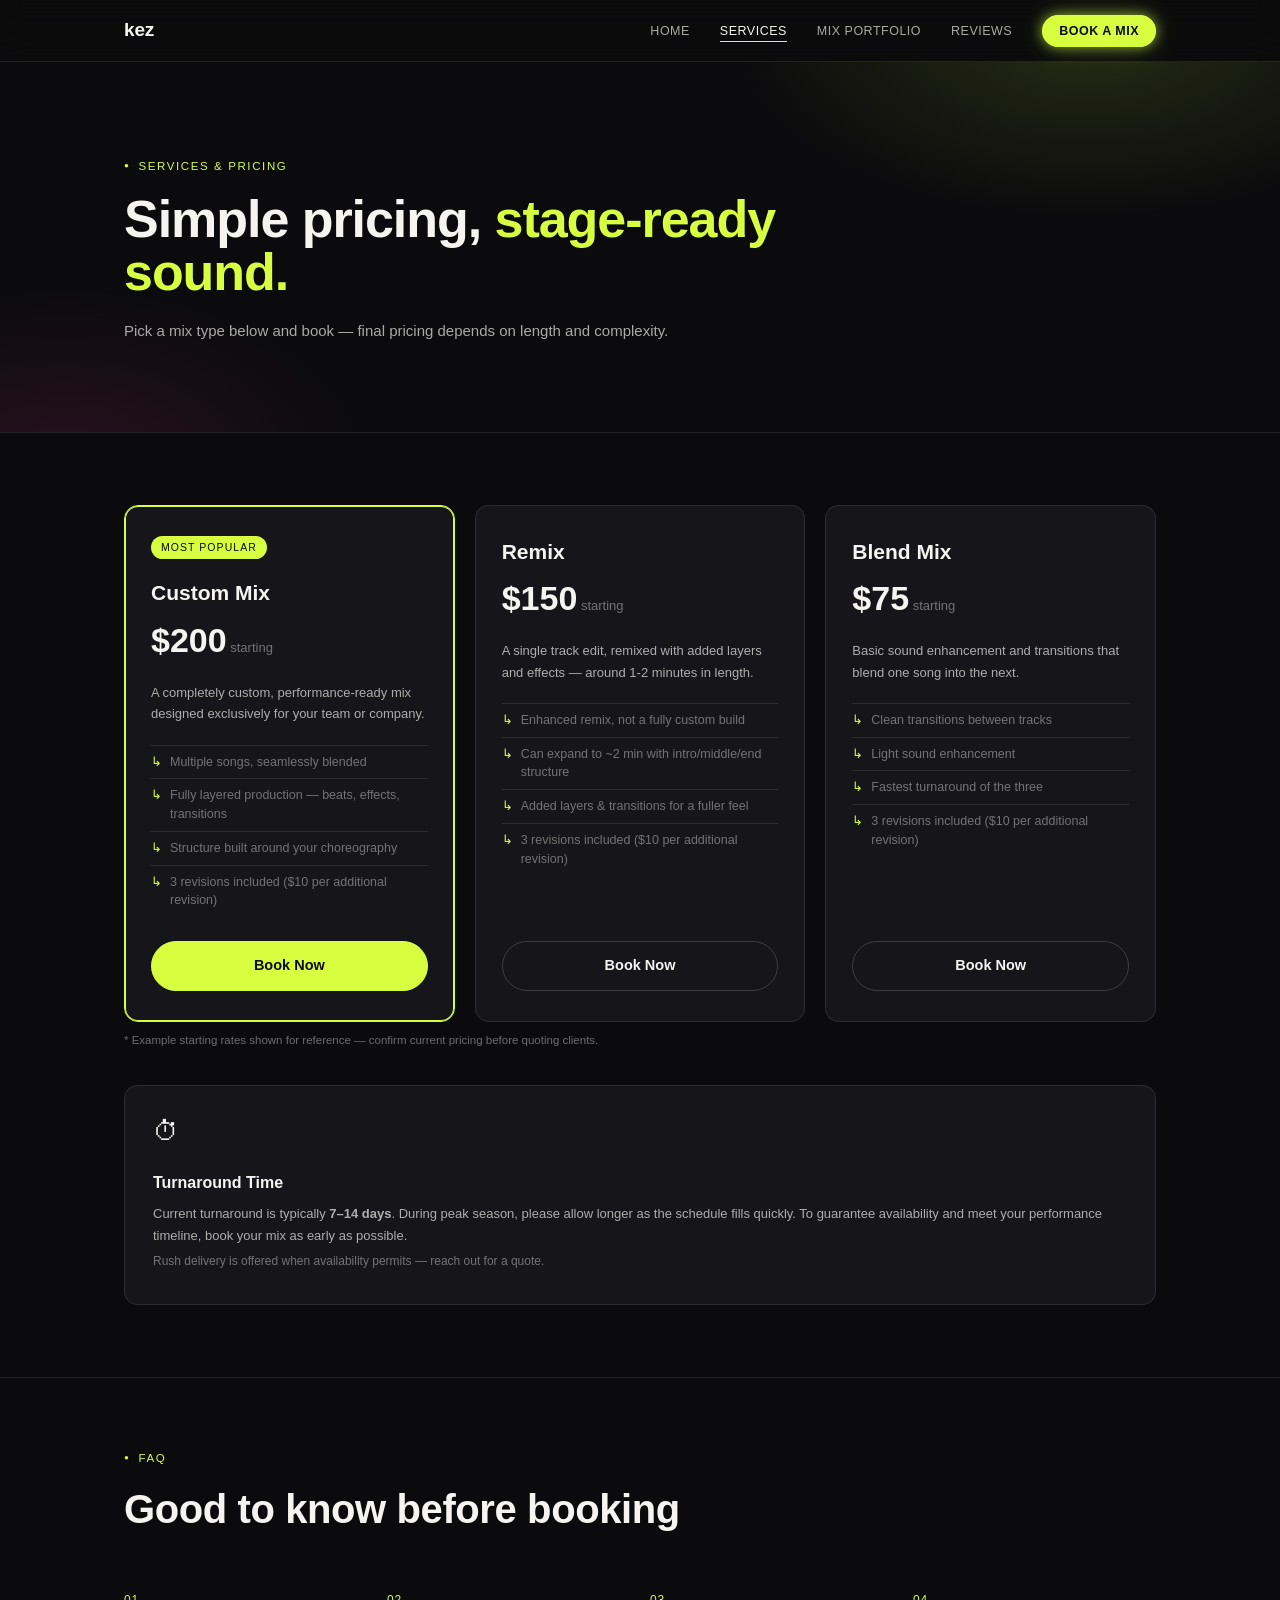
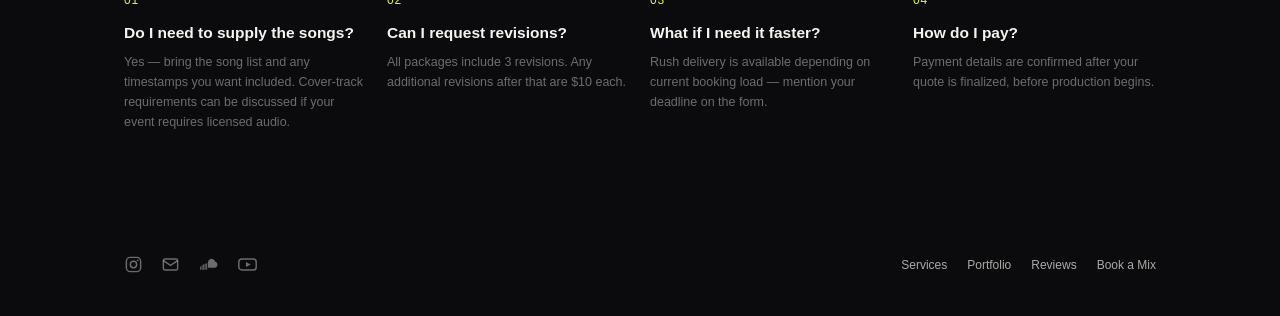
<file: kez-mp3/services.html>
<!DOCTYPE html>
<html lang="en">
<head>
<meta charset="UTF-8">
<meta name="viewport" content="width=device-width, initial-scale=1.0">
<title>Services &amp; Pricing — kez.mp3</title>
<meta name="description" content="Custom mix, remix, and blend pricing and turnaround times for dance teams, studios, and performers.">
<link rel="stylesheet" href="assets/css/style.css?v=32">
</head>
<body>

<div id="page-content">

<header class="site-header">
  <nav class="nav">
    <a href="index.html" class="brand">kez</a>
    <ul class="nav-links">
      <li><a href="index.html">Home</a></li>
      <li><a href="services.html" class="active">Services</a></li>
      <li><a href="portfolio.html">Mix Portfolio</a></li>
      <li><a href="reviews.html">Reviews</a></li>
      <li><a href="book.html" class="nav-cta">Book a Mix</a></li>
    </ul>
    <button class="nav-toggle" aria-label="Toggle menu">☰</button>
  </nav>
</header>

<section class="hero" style="padding-bottom:56px;">
  <div class="wrap">
    <div class="eyebrow">Services &amp; Pricing</div>
    <h1 style="font-size:clamp(32px,5vw,52px);">Simple pricing, <em>stage-ready sound.</em></h1>
    <p class="hero-sub">Pick a mix type below and book — final pricing depends on length and complexity.</p>
  </div>
</section>

<section>
  <div class="wrap">
    <div class="pricing-grid">

      <div class="price-card featured">
        <span class="tag">Most popular</span>
        <h3>Custom Mix</h3>
        <div class="price">$200<span> starting</span></div>
        <p class="desc">A completely custom, performance-ready mix designed exclusively for your team or company.</p>
        <ul>
          <li>Multiple songs, seamlessly blended</li>
          <li>Fully layered production — beats, effects, transitions</li>
          <li>Structure built around your choreography</li>
          <li>3 revisions included ($10 per additional revision)</li>
        </ul>
        <a href="book.html" class="btn btn-primary">Book Now</a>
      </div>

      <div class="price-card">
        <h3>Remix</h3>
        <div class="price">$150<span> starting</span></div>
        <p class="desc">A single track edit, remixed with added layers and effects — around 1-2 minutes in length.</p>
        <ul>
          <li>Enhanced remix, not a fully custom build</li>
          <li>Can expand to ~2 min with intro/middle/end structure</li>
          <li>Added layers &amp; transitions for a fuller feel</li>
          <li>3 revisions included ($10 per additional revision)</li>
        </ul>
        <a href="book.html" class="btn btn-ghost">Book Now</a>
      </div>

      <div class="price-card">
        <h3>Blend Mix</h3>
        <div class="price">$75<span> starting</span></div>
        <p class="desc">Basic sound enhancement and transitions that blend one song into the next.</p>
        <ul>
          <li>Clean transitions between tracks</li>
          <li>Light sound enhancement</li>
          <li>Fastest turnaround of the three</li>
          <li>3 revisions included ($10 per additional revision)</li>
        </ul>
        <a href="book.html" class="btn btn-ghost">Book Now</a>
      </div>

    </div>
    <p class="price-note">* Example starting rates shown for reference — confirm current pricing before quoting clients.</p>

    <div class="turnaround-box">
      <div class="ticon">⏱</div>
      <div>
        <h4>Turnaround Time</h4>
        <p>Current turnaround is typically <strong>7–14 days</strong>. During peak season, please allow longer as the schedule fills quickly. To guarantee availability and meet your performance timeline, book your mix as early as possible.</p>
        <p class="small">Rush delivery is offered when availability permits — reach out for a quote.</p>
      </div>
    </div>
  </div>
</section>

<section>
  <div class="wrap">
    <div class="section-head">
      <div class="eyebrow">FAQ</div>
      <h2>Good to know before booking</h2>
    </div>
    <div class="steps">
      <div class="step">
        <h4>Do I need to supply the songs?</h4>
        <p>Yes — bring the song list and any timestamps you want included. Cover-track requirements can be discussed if your event requires licensed audio.</p>
      </div>
      <div class="step">
        <h4>Can I request revisions?</h4>
        <p>All packages include 3 revisions. Any additional revisions after that are $10 each.</p>
      </div>
      <div class="step">
        <h4>What if I need it faster?</h4>
        <p>Rush delivery is available depending on current booking load — mention your deadline on the form.</p>
      </div>
      <div class="step">
        <h4>How do I pay?</h4>
        <p>Payment details are confirmed after your quote is finalized, before production begins.</p>
      </div>
    </div>
  </div>
</section>

<footer class="site-footer">
  <div class="wrap footer-row">
    <div class="footer-socials">
      <a href="https://www.instagram.com/marques_wooruiz/" target="_blank" rel="noopener" aria-label="Instagram"><svg viewBox="0 0 24 24" width="19" height="19" fill="none" stroke="currentColor" stroke-width="1.8"><rect x="3" y="3" width="18" height="18" rx="5"/><circle cx="12" cy="12" r="4"/><circle cx="17.3" cy="6.7" r="1.1" fill="currentColor" stroke="none"/></svg></a>
      <a href="mailto:marqueswooruiz@gmail.com" aria-label="Email"><svg viewBox="0 0 24 24" width="19" height="19" fill="none" stroke="currentColor" stroke-width="1.8"><rect x="3" y="5" width="18" height="14" rx="2"/><path d="M3 7l9 6 9-6"/></svg></a>
      <a href="https://soundcloud.com/kezzzzzzzz" target="_blank" rel="noopener" aria-label="SoundCloud"><svg viewBox="0 0 24 24" width="21" height="19" fill="currentColor"><path d="M1.5 14.5h1.2v4H1.5zM3.4 12.8h1.2v5.7H3.4zM5.3 11.8h1.2v6.7H5.3zM7.2 11h1.2v7.5H7.2zM9.1 10.4h1.2v8.1H9.1z"/><path d="M11.3 9c.4-2.7 2.7-4.4 5.2-4.1 2 .2 3.7 1.7 4.1 3.7A3.8 3.8 0 0 1 20.2 16H11.3V9z"/></svg></a>
      <a href="https://www.youtube.com/@kez.mp3" target="_blank" rel="noopener" aria-label="YouTube"><svg viewBox="0 0 24 24" width="21" height="19" fill="none"><rect x="1" y="5" width="22" height="14" rx="4" stroke="currentColor" stroke-width="1.8"/><path d="M10 8.7l6 3.3-6 3.3z" fill="currentColor"/></svg></a>
    </div>
    <ul class="footer-links">
      <li><a href="services.html">Services</a></li>
      <li><a href="portfolio.html">Portfolio</a></li>
      <li><a href="reviews.html">Reviews</a></li>
      <li><a href="book.html">Book a Mix</a></li>
    </ul>
  </div>
</footer>

</div>

<script src="assets/js/main.js?v=3"></script>
<script src="assets/js/player.js?v=4"></script>
<script src="assets/js/nav.js?v=4"></script>
</body>
</html>
</file>
<file: kez-mp3/assets/css/style.css>
/* kez.mp3 — custom dance mix services
   Shared stylesheet for all pages. */

:root{
  --bg: #0b0b0d;
  --bg-raised: #16161a;
  --bg-raised-2: #1e1e23;
  --line: rgba(245,244,240,0.10);
  --line-strong: rgba(245,244,240,0.18);
  --ink: #f5f4f0;
  --ink-soft: rgba(245,244,240,0.68);
  --ink-faint: rgba(245,244,240,0.42);
  --accent: #d7ff3f;
  --accent-ink: #0b0b0d;
  --accent-2: #ff3fa4;
  --mono: Helvetica, 'Helvetica Neue', Arial, sans-serif;
  --display: Helvetica, 'Helvetica Neue', Arial, sans-serif;
  --radius: 14px;
  --wrap: 1080px;
}

*{ box-sizing:border-box; }
html{ scroll-behavior:smooth; }
body{
  margin:0;
  background: var(--bg);
  color: var(--ink);
  font-family: var(--display);
  line-height:1.5;
  -webkit-font-smoothing:antialiased;
  position:relative;
}

img{ max-width:100%; display:block; }
a{ color:inherit; }

#page-content, .page-layer{ transition: opacity 0.3s ease; }
#page-content.page-fade-hide{ opacity:0; }
.page-layer{
  position:absolute; top:0; left:0; width:100%; opacity:0;
}
.page-layer.page-layer-visible{ opacity:1; }

.wrap{
  max-width: var(--wrap);
  margin:0 auto;
  padding:0 24px;
}

/* ---------- NAV ---------- */
.site-header{
  position:sticky; top:0; z-index:100;
  background: rgba(11,11,13,0.82);
  backdrop-filter: blur(14px) saturate(1.3);
  -webkit-backdrop-filter: blur(14px) saturate(1.3);
  border-bottom:1px solid var(--line);
}
.nav{
  display:flex; align-items:center; justify-content:space-between;
  padding:16px 24px;
  max-width: var(--wrap);
  margin:0 auto;
}
.brand{
  display:flex; align-items:baseline; gap:2px;
  font-family:var(--display); font-weight:700; font-size:19px;
  letter-spacing:-0.01em;
  text-decoration:none;
}
.brand .ext{
  font-family:var(--mono); font-weight:600; font-size:13px;
  color: var(--accent);
  background: rgba(215,255,63,0.10);
  border:1px solid rgba(215,255,63,0.35);
  border-radius:5px;
  padding:1px 5px;
  margin-left:4px;
}
.nav-links{
  display:flex; align-items:center; gap:30px;
  list-style:none; margin:0; padding:0;
}
.nav-links a{
  font-family:var(--mono); font-size:12.5px; letter-spacing:0.04em;
  text-transform:uppercase; text-decoration:none;
  color: var(--ink-soft);
  padding-bottom:3px;
  border-bottom:1px solid transparent;
  transition: color 0.15s ease, border-color 0.15s ease;
}
.nav-links a:hover, .nav-links a.active{ color: var(--ink); border-color: var(--accent); }
.nav-cta{
  font-family:var(--mono) !important;
  background: var(--accent) !important;
  color: var(--accent-ink) !important;
  padding:8px 16px !important;
  border-radius:999px;
  border:1px solid var(--accent) !important;
  font-weight:600;
  box-shadow: 0 0 12px rgba(215,255,63,0.55), 0 0 26px rgba(215,255,63,0.28);
  transition: box-shadow 0.15s ease, background 0.15s ease, color 0.15s ease;
}
.nav-cta:hover{ background:transparent !important; color:var(--accent) !important; box-shadow: 0 0 16px rgba(215,255,63,0.75), 0 0 34px rgba(215,255,63,0.4); }

.nav-toggle{
  display:none;
  background:none; border:1px solid var(--line-strong); border-radius:8px;
  color:var(--ink); width:38px; height:38px;
  font-size:16px; cursor:pointer;
}

@media (max-width:820px){
  .nav-toggle{ display:block; }
  .nav-links{
    position:absolute; top:100%; left:0; right:0;
    flex-direction:column; align-items:flex-start; gap:0;
    background: var(--bg-raised);
    border-bottom:1px solid var(--line);
    padding:8px 24px 18px;
    display:none;
  }
  .nav-links.open{ display:flex; }
  .nav-links li{ width:100%; padding:12px 0; border-bottom:1px solid var(--line); }
  .nav-links li:last-child{ border-bottom:none; }
  .nav-cta{ display:inline-block; margin-top:6px; }
}

/* ---------- HERO ---------- */
.hero{
  padding:96px 0 72px;
  border-bottom:1px solid var(--line);
  position:relative;
  overflow:hidden;
}
.hero::before{
  content:"";
  position:absolute; inset:0;
  background:
    radial-gradient(600px 320px at 85% -10%, rgba(215,255,63,0.14), transparent 60%),
    radial-gradient(500px 300px at 5% 110%, rgba(255,63,164,0.12), transparent 60%);
  pointer-events:none;
}
.hero-photo::before{ display:none; }
.hero-photo{
  background-image:
    linear-gradient(100deg, rgba(11,11,13,0.95) 0%, rgba(11,11,13,0.86) 38%, rgba(11,11,13,0.6) 68%, rgba(11,11,13,0.4) 100%),
    linear-gradient(0deg, rgba(11,11,13,0.55) 0%, rgba(11,11,13,0.15) 45%, rgba(11,11,13,0.05) 100%),
    url('../img/hero-stage.jpg');
  background-size: cover;
  background-position: center 35%;
  background-repeat: no-repeat;
}
.hero-photo::after{
  content:"";
  position:absolute; top:auto; bottom:0; left:0; right:0; height:64px;
  background: linear-gradient(0deg, var(--bg) 0%, transparent 100%);
  pointer-events:none;
}

/* ---------- REVIEWS SECTION PHOTO BACKDROP ---------- */
.reviews-photo{
  position:relative;
  overflow:hidden;
  background-image:
    linear-gradient(rgba(11,11,13,0.62), rgba(11,11,13,0.62)),
    url('../img/reviews-bg.jpg');
  background-size: cover;
  background-position: center 30%;
  background-repeat: no-repeat;
}
.reviews-photo::before,
.reviews-photo::after{
  content:"";
  position:absolute; left:0; right:0; height:64px;
  pointer-events:none;
}
.reviews-photo::before{ top:0; bottom:auto; background: linear-gradient(180deg, var(--bg) 0%, transparent 100%); }
.reviews-photo::after{ bottom:0; top:auto; background: linear-gradient(0deg, var(--bg) 0%, transparent 100%); }
.eyebrow{
  font-family:var(--mono); font-size:11.5px; letter-spacing:0.14em;
  text-transform:uppercase; color: var(--accent);
  display:flex; align-items:center; gap:8px;
  margin-bottom:18px;
}
.eyebrow::before{ content:"●"; font-size:8px; }
.hero h1{
  font-size:clamp(38px, 6vw, 68px);
  line-height:1.02;
  letter-spacing:-0.02em;
  margin:0 0 20px;
  max-width:820px;
}
.hero h1 em{ font-style:normal; color: var(--accent); }
.home-title{ font-family: Helvetica, 'Helvetica Neue', Arial, sans-serif; font-weight:700; }
.hero-sub{
  font-family:var(--mono);
  font-size:15px;
  color: var(--ink-soft);
  max-width:560px;
  margin:0 0 32px;
  line-height:1.65;
}
.hero-actions{ display:flex; flex-wrap:wrap; gap:14px; }

/* ---------- BUTTONS ---------- */
.btn{
  display:inline-flex; align-items:center; gap:9px;
  font-family:var(--display); font-weight:600; font-size:14.5px;
  padding:13px 26px;
  border-radius:999px;
  text-decoration:none;
  border:1px solid var(--line-strong);
  transition: transform 0.15s ease, background 0.15s ease, color 0.15s ease, border-color 0.15s ease;
}
.btn:hover{ transform: translateY(-2px); }
.btn-primary{ background: var(--accent); color: var(--accent-ink); border-color: var(--accent); }
.btn-primary:hover{ background: transparent; color: var(--accent); }
.btn-ghost{ background:transparent; color: var(--ink); }
.btn-ghost:hover{ border-color: var(--ink); }
.btn-glow{ box-shadow: 0 0 14px rgba(215,255,63,0.55), 0 0 30px rgba(215,255,63,0.28); }
.btn-glow:hover{ box-shadow: 0 0 18px rgba(215,255,63,0.75), 0 0 38px rgba(215,255,63,0.4); }

/* ---------- SECTION SCAFFOLDING ---------- */
section{ padding:72px 0; border-bottom:1px solid var(--line); }
section:last-of-type{ border-bottom:none; }
.section-head{ margin-bottom:44px; max-width:640px; }
.section-head .eyebrow{ margin-bottom:12px; }
.section-head h2{ font-size:clamp(28px,4vw,40px); letter-spacing:-0.01em; margin:0 0 12px; }
.section-head p{ font-family:var(--mono); font-size:14px; color:var(--ink-soft); margin:0; line-height:1.65; }

/* ---------- QUICK LINK CARDS (home) ---------- */
.quicklinks{ display:grid; grid-template-columns:repeat(3,1fr); gap:18px; }
.quicklink{
  background: var(--bg-raised);
  border:1px solid var(--line);
  border-radius: var(--radius);
  padding:26px 22px;
  text-decoration:none;
  color:var(--ink);
  transition: border-color 0.15s ease, transform 0.15s ease, background 0.15s ease;
}
.quicklink:hover{ border-color: var(--accent); transform: translateY(-4px); background: var(--bg-raised-2); }
.quicklink .qicon{ font-size:22px; margin-bottom:16px; }
.quicklink h3{ font-size:17px; margin:0 0 8px; }
.quicklink p{ font-family:var(--mono); font-size:12.5px; color:var(--ink-faint); margin:0 0 16px; line-height:1.6; }
.quicklink .qgo{ font-family:var(--mono); font-size:12px; color:var(--accent); letter-spacing:0.04em; }
@media (max-width:760px){ .quicklinks{ grid-template-columns:1fr; } }

/* ---------- PROCESS STEPS ---------- */
.steps{ display:grid; grid-template-columns:repeat(4,1fr); gap:20px; counter-reset:step; }
.step{ position:relative; padding-top:8px; }
.step::before{
  counter-increment:step; content:counter(step,decimal-leading-zero);
  font-family:var(--mono); font-size:12px; color:var(--accent);
  display:block; margin-bottom:12px; letter-spacing:0.06em;
}
.step h4{ font-size:15.5px; margin:0 0 8px; }
.step p{ font-family:var(--mono); font-size:12.5px; color:var(--ink-faint); margin:0; line-height:1.6; }
@media (max-width:820px){ .steps{ grid-template-columns:1fr 1fr; } }
@media (max-width:520px){ .steps{ grid-template-columns:1fr; } }

/* ---------- SOCIAL STRIP ---------- */
.social-strip{ display:flex; flex-wrap:wrap; gap:12px; }
.social-strip a{
  font-family:var(--mono); font-size:12.5px; letter-spacing:0.03em;
  text-decoration:none; color: var(--ink-soft);
  border:1px solid var(--line-strong); border-radius:999px;
  padding:9px 18px;
  display:inline-flex; align-items:center; gap:8px;
  transition: color 0.15s ease, border-color 0.15s ease;
}
.social-strip a:hover{ color: var(--accent); border-color: var(--accent); }

/* ---------- PRICING (services page) ---------- */
.pricing-grid{ display:grid; grid-template-columns:repeat(3,1fr); gap:20px; align-items:stretch; }
.price-card{
  background: var(--bg-raised);
  border:1px solid var(--line);
  border-radius: var(--radius);
  padding:30px 26px;
  display:flex; flex-direction:column;
}
.price-card.featured{ border-color: var(--accent); box-shadow: 0 0 0 1px var(--accent) inset; }
.price-card .tag{
  font-family:var(--mono); font-size:10.5px; letter-spacing:0.1em; text-transform:uppercase;
  color: var(--accent-ink); background: var(--accent);
  display:inline-block; padding:4px 10px; border-radius:999px;
  margin-bottom:18px; align-self:flex-start;
}
.price-card h3{ font-size:21px; margin:0 0 6px; }
.price-card .price{ font-family:var(--display); font-weight:700; font-size:34px; margin:0 0 16px; }
.price-card .price span{ font-family:var(--mono); font-weight:500; font-size:13px; color:var(--ink-faint); }
.price-card p.desc{ font-family:var(--mono); font-size:13px; color:var(--ink-soft); line-height:1.65; margin:0 0 20px; }
.price-card ul{ list-style:none; margin:0 0 24px; padding:0; font-family:var(--mono); font-size:12.5px; color:var(--ink-faint); }
.price-card ul li{ padding:7px 0; border-top:1px solid var(--line); display:flex; gap:8px; }
.price-card ul li::before{ content:"↳"; color:var(--accent); }
.price-card .btn{ margin-top:auto; justify-content:center; }
.price-note{ font-family:var(--mono); font-size:11.5px; color:var(--ink-faint); margin-top:10px; }
@media (max-width:900px){ .pricing-grid{ grid-template-columns:1fr; } }

.turnaround-box{
  background: var(--bg-raised); border:1px solid var(--line); border-radius: var(--radius);
  padding:26px 28px; margin-top:36px;
  display:flex; gap:20px; align-items:flex-start; flex-wrap:wrap;
}
.turnaround-box .ticon{ font-size:26px; }
.turnaround-box h4{ margin:0 0 8px; font-size:16px; }
.turnaround-box p{ font-family:var(--mono); font-size:13px; color:var(--ink-soft); margin:0 0 6px; line-height:1.65; }
.turnaround-box .small{ font-size:12px; color:var(--ink-faint); }

/* ---------- PORTFOLIO / TRACK LIST ---------- */
.track-list{ display:flex; flex-direction:column; gap:14px; }
.track{
  background: var(--bg-raised); border:1px solid var(--line); border-radius: var(--radius);
  padding:18px 22px;
  display:grid; grid-template-columns:auto 1fr auto; align-items:center; gap:20px;
}
.track .tnum{ font-family:var(--mono); font-size:13px; color:var(--ink-faint); width:26px; }
.track .tmeta h4{ margin:0 0 3px; font-size:15.5px; }
.track .tmeta p{ margin:0; font-family:var(--mono); font-size:11.5px; color:var(--ink-faint); letter-spacing:0.03em; text-transform:uppercase; }
.track .tags{ display:flex; gap:6px; flex-wrap:wrap; margin-top:8px; }
.track .tags span{
  font-family:var(--mono); font-size:10.5px; letter-spacing:0.03em;
  color: var(--ink-faint); border:1px solid var(--line-strong); border-radius:999px; padding:2px 9px;
}
.play-btn{
  width:44px; height:44px; border-radius:50%; flex-shrink:0;
  display:flex; align-items:center; justify-content:center;
  background: var(--accent); color: #fff; border:none; cursor:pointer;
  transition: transform 0.15s ease, background 0.15s ease, color 0.15s ease, border-color 0.15s ease;
}
.play-btn svg{ margin-left:1px; }
.play-btn:hover{ transform: translateY(-2px); }
.play-btn.is-playing{
  background: var(--bg-raised-2); color: #fff; border:1px solid var(--accent);
}
.play-btn.is-playing svg{ margin-left:0; }
@media (max-width:640px){
  .track{ grid-template-columns:1fr auto; text-align:left; }
  .track .tnum{ display:none; }
}

.filter-row{ display:flex; flex-wrap:wrap; gap:10px; margin-bottom:28px; }
.filter-chip{
  font-family:var(--mono); font-size:12px; letter-spacing:0.03em; text-transform:uppercase;
  border:1px solid var(--line-strong); border-radius:999px; padding:8px 16px;
  background:transparent; color: var(--ink-soft); cursor:pointer;
  transition: all 0.15s ease;
}
.filter-chip:hover{ border-color: var(--accent); color:var(--ink); }
.filter-chip.active{ background: var(--accent); color: var(--accent-ink); border-color: var(--accent); }

/* ---------- REVIEWS ---------- */
.review-grid{ display:grid; grid-template-columns:repeat(2,1fr); gap:20px; }
.review-card{
  background: var(--bg-raised); border:1px solid var(--line); border-radius: var(--radius);
  padding:26px 26px 24px;
}
.review-stars{ color: var(--accent); font-size:14px; letter-spacing:2px; margin-bottom:14px; }
.review-quote{ font-size:15.5px; line-height:1.65; margin:0 0 20px; }
.review-who{ display:flex; align-items:center; gap:12px; }
.review-avatar{
  width:38px; height:38px; border-radius:50%;
  background: linear-gradient(135deg, var(--accent), var(--accent-2));
  display:flex; align-items:center; justify-content:center;
  font-family:var(--mono); font-weight:600; font-size:13px; color:#0b0b0d;
  flex-shrink:0;
  overflow:hidden;
}
.review-avatar img{ width:100%; height:100%; object-fit:cover; display:block; }
.review-name{ font-size:13.5px; font-weight:600; }
.review-name a{ color:inherit; text-decoration:none; }
.review-name a:hover{ color: var(--accent); text-decoration:underline; }
.review-loc{ font-family:var(--mono); font-size:11px; color:var(--ink-faint); text-transform:uppercase; letter-spacing:0.04em; }
.review-grid-3{ grid-template-columns:repeat(3,1fr); }
.reviews-more{ margin-top:26px; }
.reviews-more a{ text-decoration:none; }
@media (max-width:760px){ .review-grid{ grid-template-columns:1fr; } }
@media (max-width:900px){ .review-grid-3{ grid-template-columns:1fr; } }

.stat-row{ display:grid; grid-template-columns:repeat(4,1fr); gap:18px; margin-top:48px; }
.stat{ text-align:center; padding:20px; border:1px solid var(--line); border-radius:var(--radius); background:var(--bg-raised); }
.stat .num{ font-family:var(--display); font-weight:700; font-size:30px; color:var(--accent); }
.stat .lbl{ font-family:var(--mono); font-size:11px; color:var(--ink-faint); text-transform:uppercase; letter-spacing:0.05em; margin-top:6px; }
@media (max-width:760px){ .stat-row{ grid-template-columns:1fr 1fr; } }
.stat-row-3{ grid-template-columns:repeat(3,1fr); max-width:640px; margin-left:auto; margin-right:auto; }
@media (max-width:640px){ .stat-row-3{ grid-template-columns:1fr; } }

/* ---------- LOGO MARQUEE (crews/studios strip) ---------- */
.logo-strip-section{ padding:32px 0; }
.logo-strip-label{
  font-family:var(--mono); font-size:11.5px; letter-spacing:0.1em; text-transform:uppercase;
  color: var(--ink-faint); margin:0 0 14px;
  text-align:center;
}
.logo-marquee{
  overflow:hidden;
  padding:12px 0;
  mask-image: linear-gradient(90deg, transparent, #000 8%, #000 92%, transparent);
  -webkit-mask-image: linear-gradient(90deg, transparent, #000 8%, #000 92%, transparent);
}
.logo-track{
  display:flex; align-items:center; gap:64px;
  width:max-content;
  animation: logo-scroll 30s linear infinite;
}
.logo-item{
  height:56px; width:auto; max-width:220px; object-fit:contain; display:block;
  flex-shrink:0;
  opacity:0.85;
}
.logo-item.logo-sm{ height:44px; }
.logo-item.logo-lg{ height:76px; }
.logo-item.logo-xl{ height:86px; }
@keyframes logo-scroll{
  from{ transform: translateX(0); }
  to{ transform: translateX(-50%); }
}

/* ---------- FORM (book a mix) ---------- */
.form-shell{ max-width:640px; margin:0 auto; }
.field{ margin-bottom:22px; }
.field label{ display:block; font-family:var(--mono); font-size:12px; letter-spacing:0.03em; text-transform:uppercase; color:var(--ink-soft); margin-bottom:8px; }
.field label .req{ color: var(--accent-2); }
.field .hint{ font-family:var(--mono); font-size:11.5px; color:var(--ink-faint); margin-top:6px; }
.field input[type=text], .field input[type=email], .field input[type=date], .field textarea, .field select{
  width:100%;
  background: var(--bg-raised);
  border:1px solid var(--line-strong);
  color: var(--ink);
  border-radius:10px;
  padding:13px 14px;
  font-family:var(--display); font-size:14.5px;
  outline:none;
  transition: border-color 0.15s ease;
}
.field input:focus, .field textarea:focus, .field select:focus{ border-color: var(--accent); }
.field textarea{ resize:vertical; min-height:96px; }
.radio-group{ display:flex; flex-direction:column; gap:10px; }
.radio-option{
  display:flex; gap:12px; align-items:flex-start;
  border:1px solid var(--line-strong); border-radius:10px; padding:13px 14px;
  cursor:pointer; transition: border-color 0.15s ease, background 0.15s ease;
}
.radio-option:hover{ border-color: var(--accent); }
.radio-option input{ margin-top:4px; accent-color: var(--accent); }
.radio-option .rtitle{ font-size:14px; font-weight:600; }
.radio-option .rdesc{ font-family:var(--mono); font-size:11.5px; color:var(--ink-faint); margin-top:3px; line-height:1.5; }
.form-submit{
  width:100%;
  background: var(--accent); color: var(--accent-ink);
  border:none; border-radius:999px; padding:15px 0;
  font-family:var(--display); font-weight:700; font-size:15px;
  cursor:pointer;
  box-shadow: 0 0 14px rgba(215,255,63,0.55), 0 0 30px rgba(215,255,63,0.28);
  transition: transform 0.15s ease, background 0.15s ease, box-shadow 0.15s ease;
}
.form-submit:hover{ transform: translateY(-2px); box-shadow: 0 0 18px rgba(215,255,63,0.75), 0 0 38px rgba(215,255,63,0.4); }
#form-status{ font-family:var(--mono); font-size:12.5px; margin-top:14px; display:none; padding:12px 14px; border-radius:10px; }
#form-status.show{ display:block; }
#form-status.ok{ background: rgba(215,255,63,0.1); border:1px solid rgba(215,255,63,0.35); color: var(--ink); }
#form-status.err{ background: rgba(255,63,63,0.1); border:1px solid rgba(255,63,63,0.35); color: var(--ink); }
@media (max-width:900px){ .form-shell{ grid-template-columns:1fr; } }

/* ---------- FOOTER ---------- */
.site-footer{ padding:48px 0 40px; }
.footer-row{ display:flex; justify-content:space-between; align-items:center; flex-wrap:wrap; gap:20px; }
.footer-socials{ display:flex; align-items:center; gap:18px; }
.footer-socials a{ color:var(--ink-faint); display:flex; transition: color 0.15s ease; }
.footer-socials a:hover{ color:var(--accent); }
.footer-links{ display:flex; gap:20px; list-style:none; margin:0; padding:0; }
.footer-links a{ font-family:var(--mono); font-size:12px; color:var(--ink-soft); text-decoration:none; }
.footer-links a:hover{ color:var(--accent); }

.badge-note{
  display:inline-block; font-family:var(--mono); font-size:11px; color:var(--ink-faint);
  border:1px dashed var(--line-strong); border-radius:8px; padding:6px 10px; margin-top:6px;
}

/* ---------- HOMEPAGE MIX HIGHLIGHTS ---------- */
.mix-highlights-grid{
  display:grid; grid-template-columns:1.05fr 0.95fr; gap:22px; align-items:stretch;
}
.mix-highlights-tracks{ display:flex; flex-direction:column; gap:14px; justify-content:center; }
.video-frame{
  position:relative; width:100%; padding-top:56.25%;
  border-radius: var(--radius); overflow:hidden;
  background: var(--bg-raised); border:1px solid var(--line);
}
.video-frame iframe{ position:absolute; inset:0; width:100%; height:100%; border:0; }
.video-placeholder{
  position:absolute; inset:0; display:flex; align-items:center; justify-content:center;
  font-family:var(--mono); font-size:12.5px; color:var(--ink-faint); text-align:center; padding:20px;
}
@media (max-width:900px){
  .mix-highlights-grid{ grid-template-columns:1fr; }
}

/* ---------- GLOBAL AUDIO PLAYER ---------- */
body.player-active{ padding-bottom:96px; }
.global-player[hidden]{ display:none !important; }
.global-player{
  position:fixed; left:0; right:0; bottom:0; z-index:200;
  background: var(--bg-raised); border-top:1px solid var(--line);
  display:flex; align-items:center; gap:22px;
  padding:12px 26px;
  box-shadow: 0 -10px 26px rgba(0,0,0,0.4);
}
.gp-track{ display:flex; align-items:center; gap:12px; min-width:0; flex:0 0 230px; }
.gp-art{
  width:42px; height:42px; border-radius:8px; flex-shrink:0;
  background: linear-gradient(135deg, var(--accent), var(--accent-2));
  display:flex; align-items:center; justify-content:center; color:#0b0b0d; font-size:16px;
}
.gp-meta{ min-width:0; }
.gp-title{ font-size:13.5px; font-weight:600; white-space:nowrap; overflow:hidden; text-overflow:ellipsis; }
.gp-sub{ font-family:var(--mono); font-size:10.5px; color:var(--ink-faint); text-transform:uppercase; letter-spacing:0.03em; margin-top:2px; }
.gp-controls{ display:flex; align-items:center; gap:8px; flex-shrink:0; }
.gp-controls button{
  background:none; border:none; color:var(--ink-soft); cursor:pointer;
  display:flex; align-items:center; justify-content:center; padding:7px;
  transition: color 0.15s ease;
}
.gp-controls button:hover{ color:var(--accent); }
.gp-playpause{
  width:38px; height:38px; border-radius:50%; background:var(--accent); color:#fff !important;
}
.gp-playpause svg{ margin-left:1px; }
.gp-playpause:hover{ opacity:0.85; }
.gp-progress{ display:flex; align-items:center; gap:10px; flex:1; min-width:0; }
.gp-time{ font-family:var(--mono); font-size:11px; color:var(--ink-faint); flex-shrink:0; width:32px; }
.gp-time.gp-duration{ text-align:right; }
.gp-seek{ flex:1; accent-color: var(--accent); }
.gp-extra{ display:flex; align-items:center; gap:8px; flex-shrink:0; color:var(--ink-faint); }
.gp-volume{ width:80px; accent-color: var(--accent); }
.gp-close{ background:none; border:none; color:var(--ink-faint); cursor:pointer; padding:7px; display:flex; }
.gp-close:hover{ color:var(--ink); }
input[type="range"].gp-seek, input[type="range"].gp-volume{
  height:4px; cursor:pointer;
}
@media (max-width:760px){
  .global-player{ gap:14px; padding:10px 16px; flex-wrap:wrap; }
  .gp-track{ flex:1 1 auto; }
  .gp-extra{ display:none; }
  .gp-progress{ order:3; flex-basis:100%; }
  body.player-active{ padding-bottom:116px; }
}
</file>
